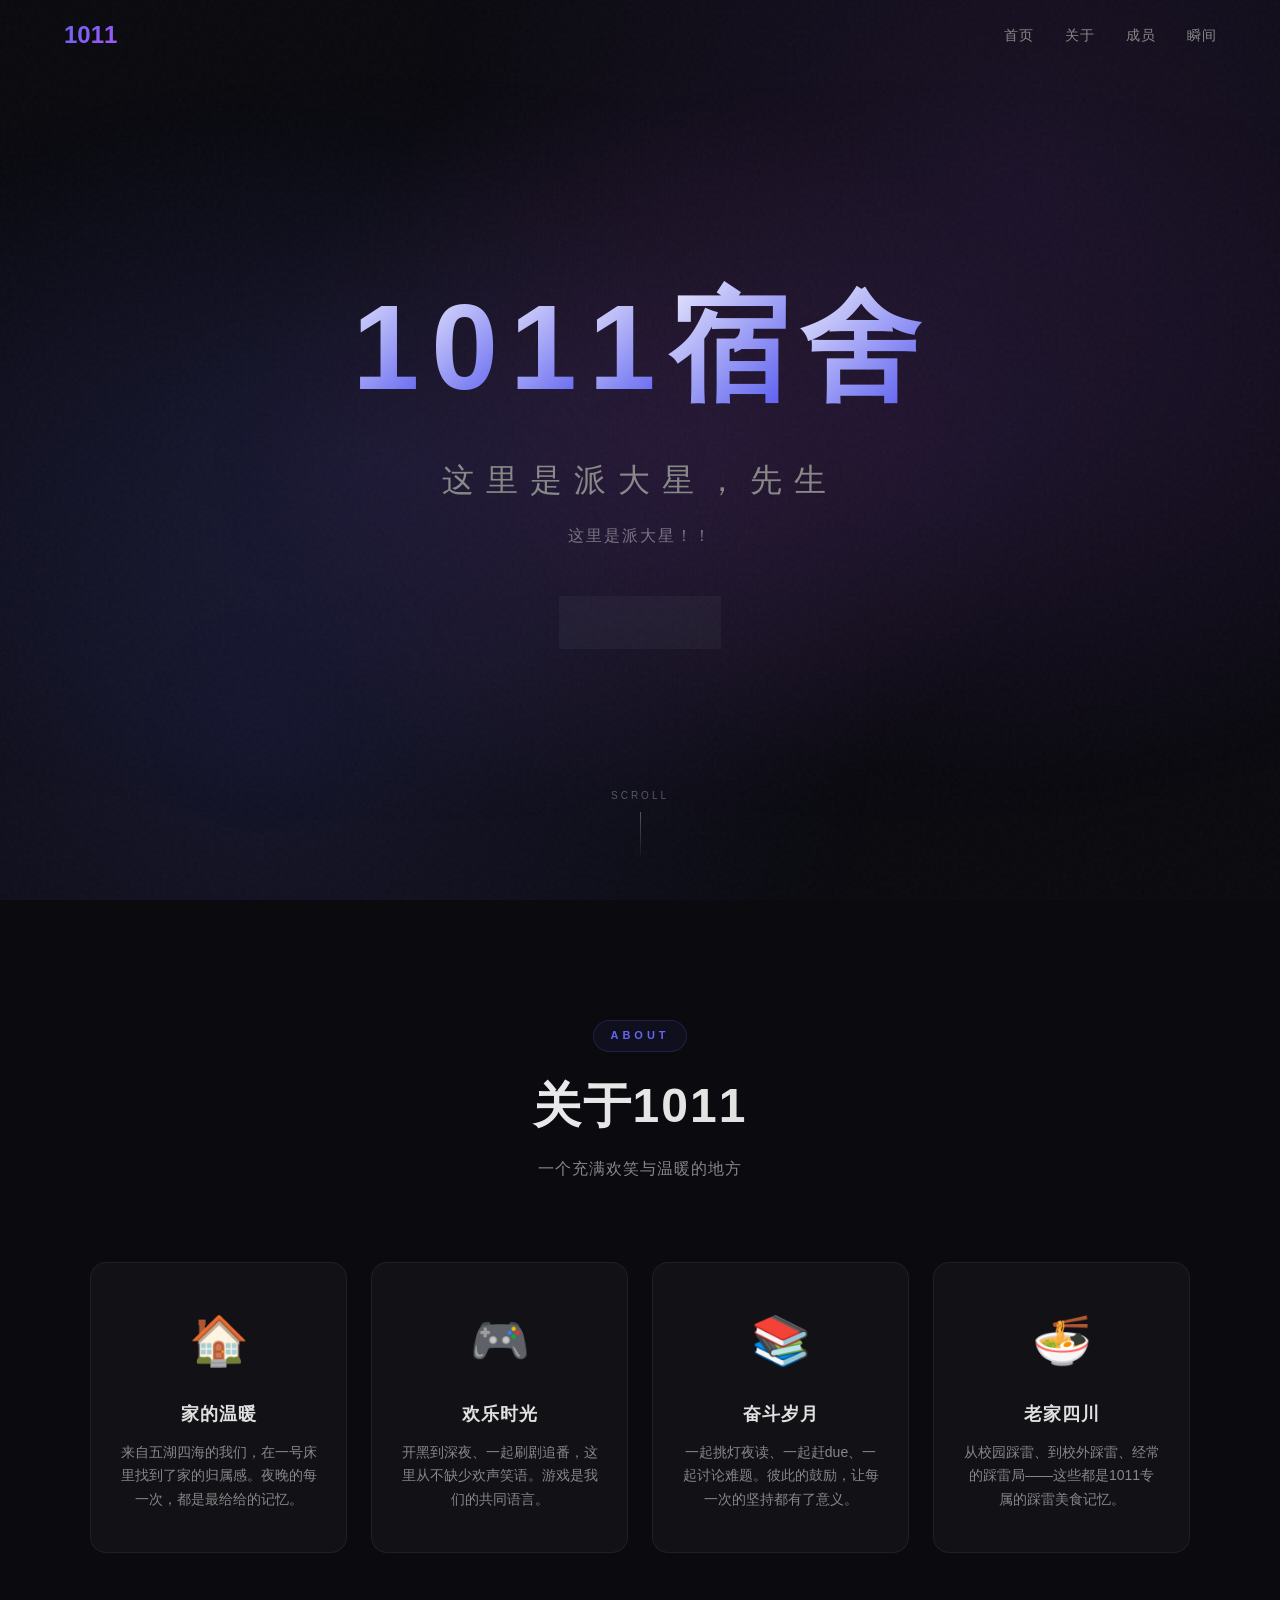
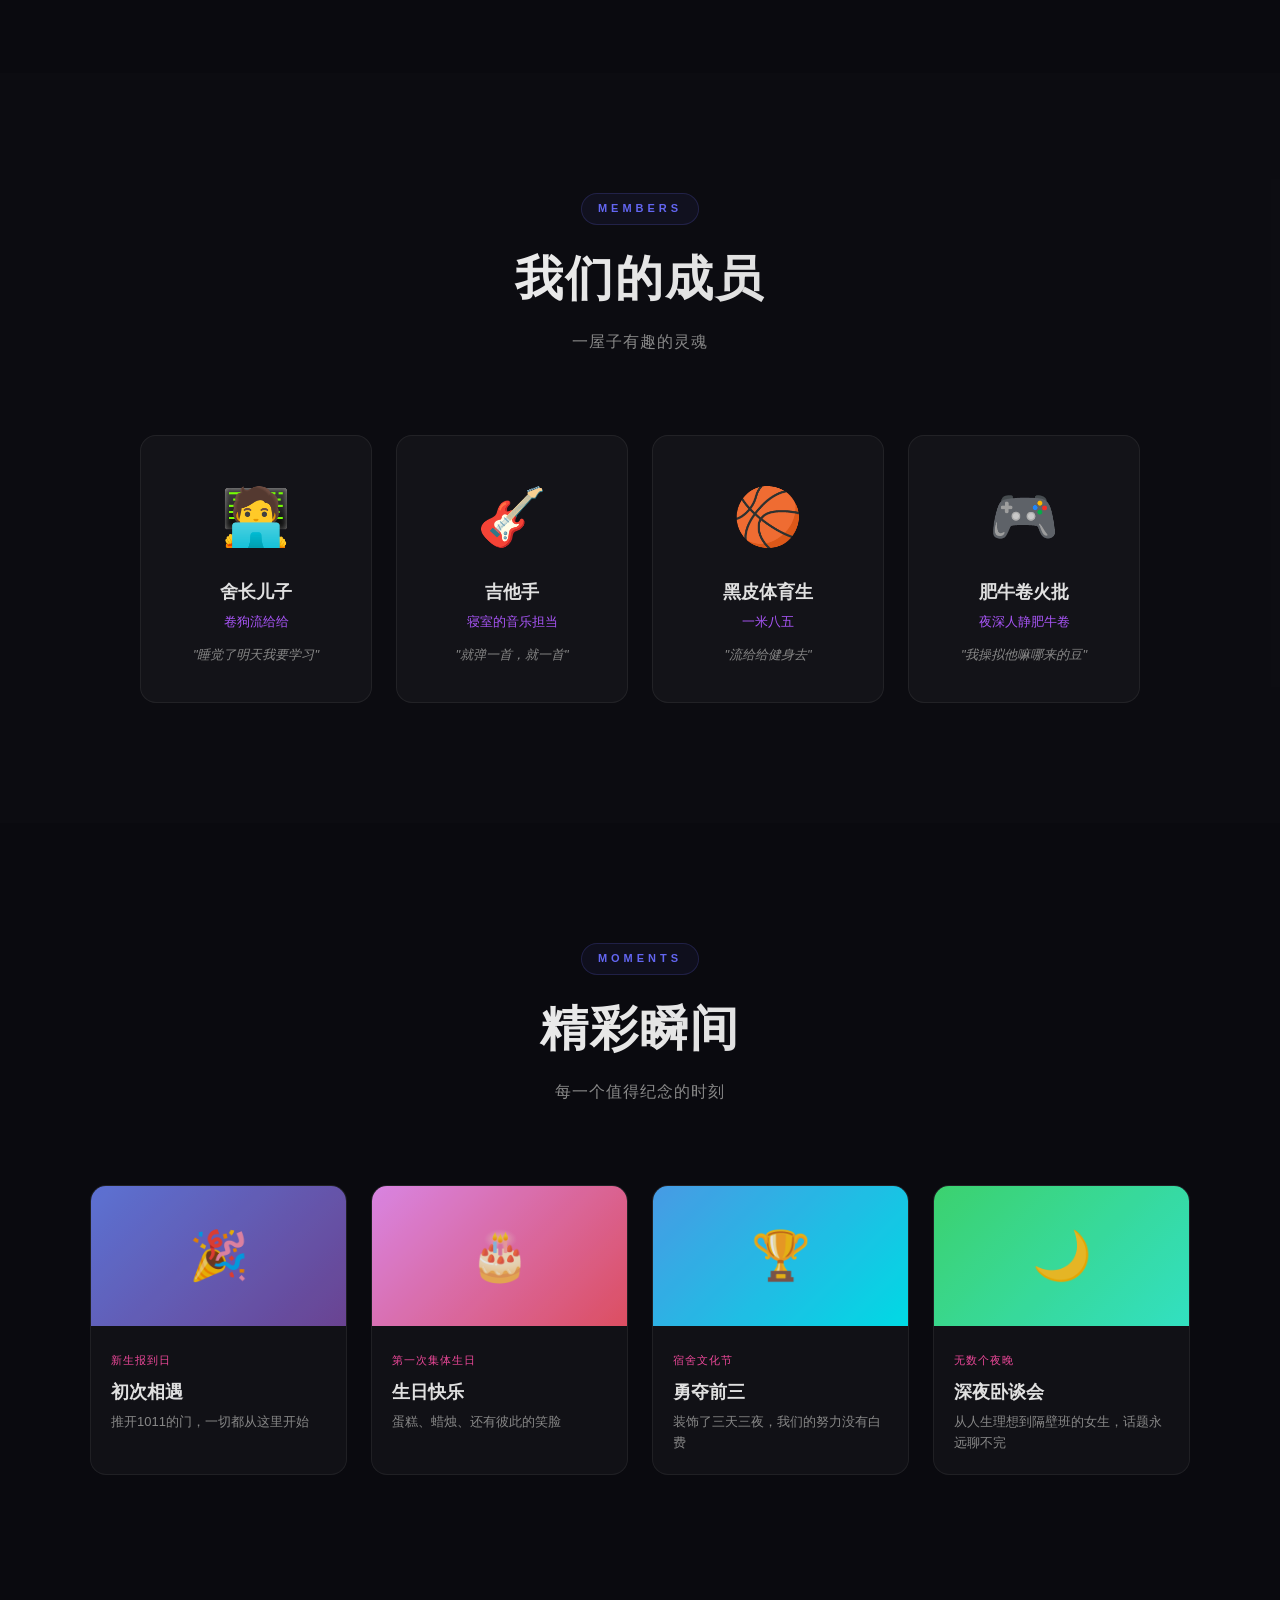
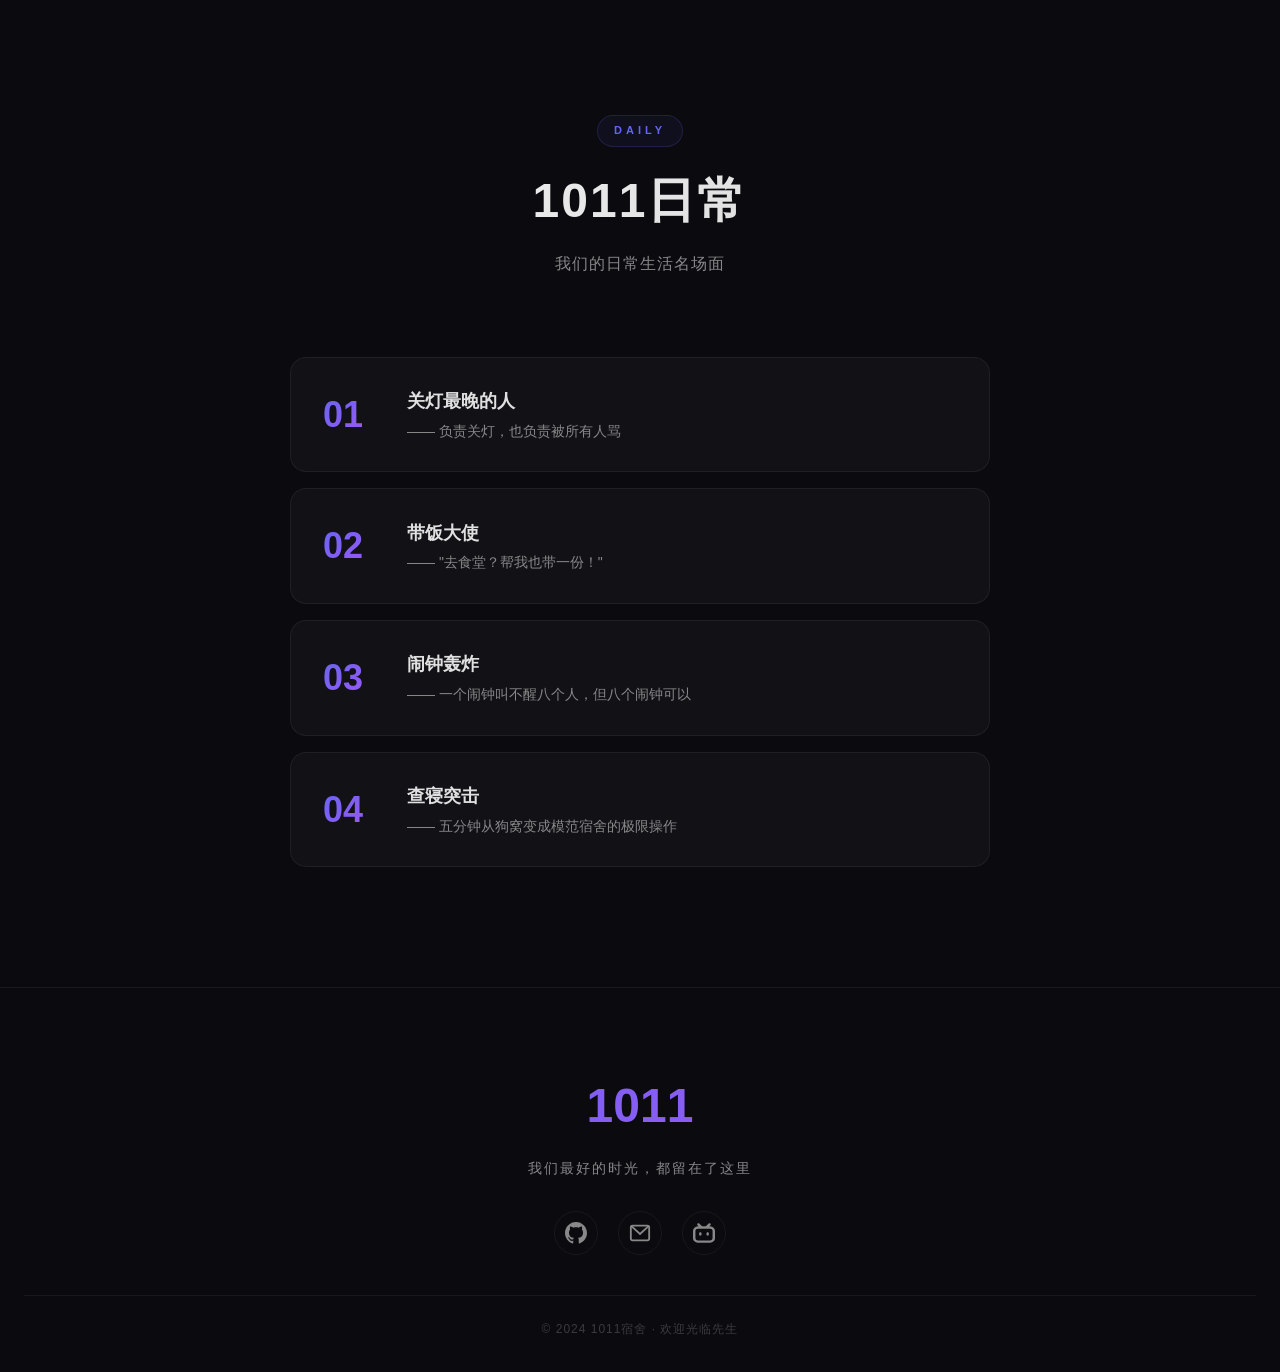
<file: index.html>
<!DOCTYPE html>
<html lang="zh-CN">
<head>
  <meta charset="UTF-8">
  <meta name="viewport" content="width=device-width, initial-scale=1.0">
  <title>1011宿舍</title>
  <link rel="stylesheet" href="styles.css">
</head>
<body>
  <!-- 导航栏 -->
  <nav class="nav" id="nav">
    <div class="nav-inner">
      <span class="nav-logo">1011</span>
      <div class="nav-links">
        <a href="#hero">首页</a>
        <a href="#about">关于</a>
        <a href="#members">成员</a>
        <a href="#moments">瞬间</a>
      </div>
    </div>
  </nav>

  <!-- 主视觉区 -->
  <section class="hero" id="hero">
    <div class="hero-bg"></div>
    <div class="hero-content">
      <h1 class="hero-title">
        <span class="char" style="--i:0">1</span>
        <span class="char" style="--i:1">0</span>
        <span class="char" style="--i:2">1</span>
        <span class="char" style="--i:3">1</span>
        <span class="char" style="--i:4">宿</span>
        <span class="char" style="--i:5">舍</span>
      </h1>
      <p class="hero-subtitle">这里是派大星，先生</p>
      <p class="hero-desc">这里是派大星！！</p>
      <a href="#about" class="hero-btn">
        <span>探索更多</span>
        <svg width="20" height="20" viewBox="0 0 24 24" fill="none" stroke="currentColor" stroke-width="2">
          <path d="M19 9l-7 7-7-7"/>
        </svg>
      </a>
    </div>
    <div class="hero-scroll-indicator">
      <span>SCROLL</span>
      <div class="scroll-line"></div>
    </div>
  </section>

  <!-- 关于我们 -->
  <section class="about" id="about">
    <div class="section-header fade-in">
      <span class="section-tag">ABOUT</span>
      <h2>关于1011</h2>
      <p class="section-desc">一个充满欢笑与温暖的地方</p>
    </div>
    <div class="about-grid">
      <div class="about-card fade-in stagger-1">
        <div class="card-icon">🏠</div>
        <h3 class="title-tooltip">家的温暖
      <span class="tooltip-box">
        <div class="tooltip-title">宝藏</div>
        <div class="tooltip-text">十元一次</div>
      </span>
     </h3>
        <p>来自五湖四海的我们，在一号床里找到了家的归属感。夜晚的每一次，都是最给给的记忆。</p>
      </div>
      <div class="about-card fade-in stagger-2">
        <div class="card-icon">🎮</div>
        <h3>欢乐时光</h3>
        <p>开黑到深夜、一起刷剧追番，这里从不缺少欢声笑语。游戏是我们的共同语言。</p>
      </div>
      <div class="about-card fade-in stagger-3">
        <div class="card-icon">📚</div>
        <h3>奋斗岁月</h3>
        <p>一起挑灯夜读、一起赶due、一起讨论难题。彼此的鼓励，让每一次的坚持都有了意义。</p>
      </div>
      <div class="about-card fade-in stagger-4">
        <div class="card-icon">🍜</div>
        <h3 class="title-tooltip">老家四川
        <span class="tooltip-box">
        <div class="tooltip-title">宝藏</div>
        <div class="tooltip-text">成都必吃榜一</div>
      </span>
     </h3>
        <p>从校园踩雷、到校外踩雷、经常的踩雷局——这些都是1011专属的踩雷美食记忆。</p>
      </div>
    </div>
  </section>

  <!-- 成员展示 -->
  <section class="members" id="members">
    <div class="section-header fade-in">
      <span class="section-tag">MEMBERS</span>
      <h2>我们的成员</h2>
      <p class="section-desc">一屋子有趣的灵魂</p>
    </div>
    <div class="members-grid">
      <div class="member-card fade-in stagger-1">
        <div class="member-avatar">🧑‍💻</div>
        <h3>舍长儿子</h3>
        <p class="member-role">卷狗流给给</p>
        <p class="member-motto">"睡觉了明天我要学习"</p>
      </div>
      <div class="member-card fade-in stagger-2">
        <div class="member-avatar">🎸</div>
        <h3>吉他手</h3>
        <p class="member-role">寝室的音乐担当</p>
        <p class="member-motto">"就弹一首，就一首"</p>
      </div>
      <div class="member-card fade-in stagger-3">
        <div class="member-avatar">🏀</div>
        <h3>黑皮体育生</h3>
        <p class="member-role">一米八五</p>
        <p class="member-motto">"流给给健身去"</p>
      </div>
      <div class="member-card fade-in stagger-4">
        <div class="member-avatar">🎮</div>
        <h3>肥牛卷火批</h3>
        <p class="member-role">夜深人静肥牛卷</p>
        <p class="member-motto">"我操拟他嘛哪来的豆"</p>
      </div>
    </div>
  </section>

  <!-- 精彩瞬间 -->
  <section class="moments" id="moments">
    <div class="section-header fade-in">
      <span class="section-tag">MOMENTS</span>
      <h2>精彩瞬间</h2>
      <p class="section-desc">每一个值得纪念的时刻</p>
    </div>
    <div class="moments-grid">
      <div class="moment-card fade-in stagger-1">
        <div class="moment-img" style="background: linear-gradient(135deg, #667eea, #764ba2);">
          <span>🎉</span>
        </div>
        <div class="moment-info">
          <span class="moment-date">新生报到日</span>
          <h4>初次相遇</h4>
          <p>推开1011的门，一切都从这里开始</p>
        </div>
      </div>
      <div class="moment-card fade-in stagger-2">
        <div class="moment-img" style="background: linear-gradient(135deg, #f093fb, #f5576c);">
          <span>🎂</span>
        </div>
        <div class="moment-info">
          <span class="moment-date">第一次集体生日</span>
          <h4>生日快乐</h4>
          <p>蛋糕、蜡烛、还有彼此的笑脸</p>
        </div>
      </div>
      <div class="moment-card fade-in stagger-3">
        <div class="moment-img" style="background: linear-gradient(135deg, #4facfe, #00f2fe);">
          <span>🏆</span>
        </div>
        <div class="moment-info">
          <span class="moment-date">宿舍文化节</span>
          <h4>勇夺前三</h4>
          <p>装饰了三天三夜，我们的努力没有白费</p>
        </div>
      </div>
      <div class="moment-card fade-in stagger-4">
        <div class="moment-img" style="background: linear-gradient(135deg, #43e97b, #38f9d7);">
          <span>🌙</span>
        </div>
        <div class="moment-info">
          <span class="moment-date">无数个夜晚</span>
          <h4>深夜卧谈会</h4>
          <p>从人生理想到隔壁班的女生，话题永远聊不完</p>
        </div>
      </div>
    </div>
  </section>

  <!-- 日常栏目 -->
  <section class="daily" id="daily">
    <div class="section-header fade-in">
      <span class="section-tag">DAILY</span>
      <h2>1011日常</h2>
      <p class="section-desc">我们的日常生活名场面</p>
    </div>
    <div class="daily-list">
      <div class="daily-item fade-in">
        <div class="daily-num">01</div>
        <div class="daily-text">
          <h4>关灯最晚的人</h4>
          <p>—— 负责关灯，也负责被所有人骂</p>
        </div>
      </div>
      <div class="daily-item fade-in">
        <div class="daily-num">02</div>
        <div class="daily-text">
          <h4>带饭大使</h4>
          <p>—— "去食堂？帮我也带一份！"</p>
        </div>
      </div>
      <div class="daily-item fade-in">
        <div class="daily-num">03</div>
        <div class="daily-text">
          <h4>闹钟轰炸</h4>
          <p>—— 一个闹钟叫不醒八个人，但八个闹钟可以</p>
        </div>
      </div>
      <div class="daily-item fade-in">
        <div class="daily-num">04</div>
        <div class="daily-text">
          <h4>查寝突击</h4>
          <p>—— 五分钟从狗窝变成模范宿舍的极限操作</p>
        </div>
      </div>
    </div>
  </section>

  <!-- 页脚 -->
  <footer class="footer">
    <div class="footer-main">
      <h2 class="footer-logo">1011</h2>
      <p class="footer-desc">我们最好的时光，都留在了这里</p>
      <div class="footer-social">
        <a href="#" class="social-link" title="GitHub">
          <svg width="22" height="22" viewBox="0 0 24 24" fill="currentColor"><path d="M12 0c-6.626 0-12 5.373-12 12 0 5.302 3.438 9.8 8.207 11.387.599.111.793-.261.793-.577v-2.234c-3.338.726-4.033-1.416-4.033-1.416-.546-1.387-1.333-1.756-1.333-1.756-1.089-.745.083-.729.083-.729 1.205.084 1.839 1.237 1.839 1.237 1.07 1.834 2.807 1.304 3.492.997.107-.775.418-1.305.762-1.604-2.665-.305-5.467-1.334-5.467-5.931 0-1.311.469-2.381 1.236-3.221-.124-.303-.535-1.524.117-3.176 0 0 1.008-.322 3.301 1.23.957-.266 1.983-.399 3.003-.404 1.02.005 2.047.138 3.006.404 2.291-1.552 3.297-1.23 3.297-1.23.653 1.653.242 2.874.118 3.176.77.84 1.235 1.911 1.235 3.221 0 4.609-2.807 5.624-5.479 5.921.43.372.823 1.102.823 2.222v3.293c0 .319.192.694.801.576 4.765-1.589 8.199-6.086 8.199-11.386 0-6.627-5.373-12-12-12z"/></svg>
        </a>
        <a href="#" class="social-link" title="Email">
          <svg width="22" height="22" viewBox="0 0 24 24" fill="none" stroke="currentColor" stroke-width="2"><rect x="2" y="4" width="20" height="16" rx="2"/><path d="M22 4L12 13 2 4"/></svg>
        </a>
        <a href="#" class="social-link" title="Bilibili">
          <svg width="22" height="22" viewBox="0 0 24 24" fill="currentColor"><path d="M17.813 4.653h.854c1.51.054 2.769.578 3.773 1.574 1.004.995 1.524 2.249 1.56 3.76v7.36c-.036 1.51-.556 2.769-1.56 3.773s-2.262 1.524-3.773 1.56H5.333c-1.51-.036-2.769-.556-3.773-1.56S.036 18.858 0 17.347v-7.36c.036-1.511.556-2.765 1.56-3.76 1.004-.996 2.262-1.52 3.773-1.574h.774l-1.174-1.12a1.234 1.234 0 01-.373-.906c0-.356.124-.658.373-.907l.027-.027c.267-.249.573-.373.92-.373.347 0 .653.124.92.373L9.653 4.44c.071.071.134.142.187.213h4.267a.836.836 0 01.16-.213l2.853-2.747c.267-.249.573-.373.92-.373.347 0 .662.151.929.4.267.249.391.551.391.907 0 .355-.124.657-.373.906zM5.333 7.24c-.746.018-1.373.276-1.88.773-.506.498-.769 1.13-.786 1.894v7.52c.017.764.28 1.395.786 1.893.507.498 1.134.756 1.88.773h13.334c.746-.017 1.373-.275 1.88-.773.506-.498.769-1.129.786-1.893v-7.52c-.017-.765-.28-1.396-.786-1.894-.507-.497-1.134-.755-1.88-.773zM8 11.107c.373 0 .684.124.933.373.25.249.383.569.4.96v1.173c-.017.391-.15.711-.4.96-.249.25-.56.374-.933.374s-.684-.125-.933-.374c-.25-.249-.383-.569-.4-.96V12.44c0-.373.129-.689.386-.947.258-.257.574-.386.947-.386zm8 0c.373 0 .684.124.933.373.25.249.383.569.4.96v1.173c-.017.391-.15.711-.4.96-.249.25-.56.374-.933.374s-.684-.125-.933-.374c-.25-.249-.383-.569-.4-.96V12.44c.017-.391.15-.711.4-.96.249-.249.56-.373.933-.373z"/></svg>
        </a>
      </div>
    </div>
    <div class="footer-bottom">
      <p>&copy; 2024 1011宿舍 · 欢迎光临先生</p>
    </div>
  </footer>

  <script src="script.js"></script>
</body>
</html>
</file>
<file: styles.css>
/* ===== Base ===== */
:root {
  --bg: #0a0a0f;
  --bg-card: rgba(255, 255, 255, 0.03);
  --text: #e0e0e0;
  --text-dim: #888;
  --accent: #6366f1;
  --accent2: #a855f7;
  --accent3: #ec4899;
  --border: rgba(255, 255, 255, 0.06);
  --radius: 16px;
}

* {
  margin: 0;
  padding: 0;
  box-sizing: border-box;
}

html {
  scroll-behavior: smooth;
}

body {
  font-family: -apple-system, BlinkMacSystemFont, "Segoe UI", "PingFang SC",
    "Hiragino Sans GB", "Microsoft YaHei", "Helvetica Neue", Helvetica, Arial,
    sans-serif;
  background: var(--bg);
  color: var(--text);
  overflow-x: hidden;
  line-height: 1.6;
}

/* ===== Noise overlay ===== */
body::before {
  content: "";
  position: fixed;
  inset: 0;
  opacity: 0.03;
  background-image: url("data:image/svg+xml,%3Csvg viewBox='0 0 256 256' xmlns='http://www.w3.org/2000/svg'%3E%3Cfilter id='noise'%3E%3CfeTurbulence type='fractalNoise' baseFrequency='0.9' numOctaves='4' stitchTiles='stitch'/%3E%3C/filter%3E%3Crect width='100%25' height='100%25' filter='url(%23noise)' opacity='1'/%3E%3C/svg%3E");
  pointer-events: none;
  z-index: 9999;
}

/* ===== Gradient orbs ===== */
body::after {
  content: "";
  position: fixed;
  inset: 0;
  pointer-events: none;
  z-index: -1;
  background:
    radial-gradient(
      circle at 20% 80%,
      rgba(99, 102, 241, 0.12) 0%,
      transparent 50%
    ),
    radial-gradient(
      circle at 80% 20%,
      rgba(168, 85, 247, 0.10) 0%,
      transparent 50%
    ),
    radial-gradient(
      circle at 50% 50%,
      rgba(236, 72, 153, 0.06) 0%,
      transparent 50%
    );
}

/* ===== Nav ===== */
.nav {
  position: fixed;
  top: 0;
  left: 0;
  right: 0;
  z-index: 1000;
  padding: 16px 0;
  transition: background 0.3s, backdrop-filter 0.3s, padding 0.3s;
}

.nav.scrolled {
  background: rgba(10, 10, 15, 0.72);
  backdrop-filter: blur(16px);
  -webkit-backdrop-filter: blur(16px);
  border-bottom: 1px solid var(--border);
  padding: 10px 0;
}

.nav-inner {
  max-width: 1200px;
  margin: 0 auto;
  padding: 0 24px;
  display: flex;
  justify-content: space-between;
  align-items: center;
}

.nav-logo {
  font-size: 24px;
  font-weight: 800;
  background: linear-gradient(135deg, var(--accent), var(--accent2));
  -webkit-background-clip: text;
  -webkit-text-fill-color: transparent;
  background-clip: text;
}

.nav-links {
  display: flex;
  gap: 32px;
  list-style: none;
}

.nav-links a {
  color: var(--text-dim);
  text-decoration: none;
  font-size: 14px;
  font-weight: 500;
  letter-spacing: 0.5px;
  transition: color 0.3s;
  position: relative;
}

.nav-links a::after {
  content: "";
  position: absolute;
  bottom: -4px;
  left: 0;
  width: 0;
  height: 2px;
  background: linear-gradient(90deg, var(--accent), var(--accent2));
  border-radius: 1px;
  transition: width 0.3s;
}

.nav-links a:hover {
  color: #fff;
}

.nav-links a:hover::after {
  width: 100%;
}

/* ===== Hero ===== */
.hero {
  height: 100vh;
  display: flex;
  flex-direction: column;
  justify-content: center;
  align-items: center;
  position: relative;
  overflow: hidden;
}

.hero-bg {
  position: absolute;
  inset: 0;
  background:
    radial-gradient(
      ellipse at 30% 50%,
      rgba(99, 102, 241, 0.08) 0%,
      transparent 60%
    ),
    radial-gradient(
      ellipse at 70% 50%,
      rgba(168, 85, 247, 0.06) 0%,
      transparent 60%
    );
}

.hero-content {
  text-align: center;
  position: relative;
  z-index: 1;
  padding: 0 24px;
}

.hero-title {
  font-size: clamp(56px, 10vw, 120px);
  font-weight: 900;
  letter-spacing: 8px;
  margin-bottom: 12px;
  display: flex;
  justify-content: center;
  gap: 4px;
}

.hero-title .char {
  display: inline-block;
  background: linear-gradient(
    135deg,
    #fff 0%,
    var(--accent) 40%,
    var(--accent2) 70%,
    #fff 100%
  );
  background-size: 200% 200%;
  -webkit-background-clip: text;
  -webkit-text-fill-color: transparent;
  background-clip: text;
  animation: shimmer 3s ease-in-out infinite,
    floatChar 6s ease-in-out infinite;
  animation-delay: calc(var(--i) * 0.12s);
  opacity: 0;
  transform: translateY(40px);
  animation-fill-mode: forwards;
}

@keyframes shimmer {
  0%,
  100% {
    background-position: 0% 50%;
  }
  50% {
    background-position: 100% 50%;
  }
}

@keyframes floatChar {
  0%,
  100% {
    transform: translateY(0);
  }
  50% {
    transform: translateY(-8px);
  }
}

.hero-title .char {
  animation: shimmer 3s ease-in-out infinite,
    floatChar 6s ease-in-out infinite,
    fadeInUp 0.8s ease-out forwards;
}

@keyframes fadeInUp {
  to {
    opacity: 1;
    transform: translateY(0);
  }
}

.hero-subtitle {
  font-size: clamp(20px, 3vw, 32px);
  font-weight: 300;
  color: var(--text-dim);
  letter-spacing: 12px;
  margin-bottom: 16px;
  opacity: 0;
  transform: translateY(20px);
  animation: fadeInUp 0.8s ease-out 0.8s forwards;
}

.hero-desc {
  font-size: 16px;
  color: rgba(255, 255, 255, 0.4);
  letter-spacing: 2px;
  margin-bottom: 48px;
  opacity: 0;
  transform: translateY(20px);
  animation: fadeInUp 0.8s ease-out 1s forwards;
}

.hero-btn {
  display: inline-flex;
  align-items: center;
  gap: 8px;
  padding: 14px 36px;
  background: rgba(255, 255, 255, 0.04);
  border: 1px solid rgba(255, 255, 255, 0.1);
  color: #fff;
  border-radius: 100px;
  font-size: 14px;
  font-weight: 500;
  letter-spacing: 1px;
  cursor: pointer;
  text-decoration: none;
  transition: all 0.4s;
  backdrop-filter: blur(8px);
  opacity: 0;
  transform: translateY(20px);
  animation: fadeInUp 0.8s ease-out 1.2s forwards;
}

.hero-btn:hover {
  background: rgba(255, 255, 255, 0.08);
  border-color: rgba(255, 255, 255, 0.2);
  transform: translateY(-2px);
  box-shadow: 0 8px 32px rgba(99, 102, 241, 0.2);
}

.hero-btn svg {
  transition: transform 0.3s;
}

.hero-btn:hover svg {
  transform: translateY(2px);
}

/* Hero scroll indicator */
.hero-scroll-indicator {
  position: absolute;
  bottom: 40px;
  display: flex;
  flex-direction: column;
  align-items: center;
  gap: 8px;
  opacity: 0;
  animation: fadeInUp 0.8s ease-out 1.4s forwards;
}

.hero-scroll-indicator span {
  font-size: 10px;
  letter-spacing: 3px;
  color: rgba(255, 255, 255, 0.3);
}

.scroll-line {
  width: 1px;
  height: 48px;
  background: linear-gradient(
    to bottom,
    rgba(255, 255, 255, 0.3),
    transparent
  );
  animation: scrollPulse 2s ease-in-out infinite;
}

@keyframes scrollPulse {
  0%,
  100% {
    opacity: 0.3;
    transform: scaleY(1);
  }
  50% {
    opacity: 1;
    transform: scaleY(1.3);
  }
}

/* ===== Section Common ===== */
section {
  padding: 120px 24px;
  position: relative;
}

.section-header {
  text-align: center;
  margin-bottom: 80px;
}

.section-tag {
  display: inline-block;
  font-size: 11px;
  font-weight: 600;
  letter-spacing: 4px;
  color: var(--accent);
  margin-bottom: 16px;
  padding: 6px 16px;
  border: 1px solid rgba(99, 102, 241, 0.2);
  border-radius: 100px;
  background: rgba(99, 102, 241, 0.06);
}

.section-header h2 {
  font-size: clamp(32px, 5vw, 48px);
  font-weight: 800;
  letter-spacing: 2px;
  margin-bottom: 12px;
  background: linear-gradient(135deg, #fff, #ccc);
  -webkit-background-clip: text;
  -webkit-text-fill-color: transparent;
  background-clip: text;
}

.section-desc {
  color: var(--text-dim);
  font-size: 16px;
  letter-spacing: 1px;
}

/* ===== About Cards ===== */
.about-grid {
  max-width: 1100px;
  margin: 0 auto;
  display: grid;
  grid-template-columns: repeat(auto-fit, minmax(240px, 1fr));
  gap: 24px;
}

.about-card {
  background: var(--bg-card);
  border: 1px solid var(--border);
  border-radius: var(--radius);
  padding: 40px 28px;
  text-align: center;
  transition: all 0.4s;
  position: relative;
  overflow: hidden;
}

.about-card::before {
  content: "";
  position: absolute;
  inset: 0;
  background: radial-gradient(
    600px circle at var(--mouse-x, 50%) var(--mouse-y, 50%),
    rgba(99, 102, 241, 0.08),
    transparent 40%
  );
  opacity: 0;
  transition: opacity 0.4s;
}

.about-card:hover::before {
  opacity: 1;
}

.about-card:hover {
  border-color: rgba(99, 102, 241, 0.3);
  transform: translateY(-4px);
  box-shadow: 0 20px 60px rgba(0, 0, 0, 0.3);
}

.card-icon {
  font-size: 48px;
  margin-bottom: 20px;
  display: block;
  transform: translateY(0);
  transition: transform 0.4s;
}

.about-card:hover .card-icon {
  transform: translateY(-6px);
}

.about-card h3 {
  font-size: 18px;
  font-weight: 700;
  margin-bottom: 12px;
  letter-spacing: 1px;
}

.about-card p {
  font-size: 14px;
  color: var(--text-dim);
  line-height: 1.7;
}

/* ===== Members ===== */
.members {
  background: rgba(255, 255, 255, 0.01);
}

.members-grid {
  max-width: 1000px;
  margin: 0 auto;
  display: grid;
  grid-template-columns: repeat(auto-fit, minmax(200px, 1fr));
  gap: 24px;
}

.member-card {
  background: var(--bg-card);
  border: 1px solid var(--border);
  border-radius: var(--radius);
  padding: 36px 24px;
  text-align: center;
  transition: all 0.4s;
}

.member-card:hover {
  border-color: rgba(168, 85, 247, 0.3);
  transform: translateY(-4px);
  box-shadow: 0 20px 60px rgba(0, 0, 0, 0.3);
}

.member-avatar {
  font-size: 56px;
  margin-bottom: 16px;
  display: block;
}

.member-card h3 {
  font-size: 18px;
  font-weight: 700;
  margin-bottom: 6px;
}

.member-role {
  font-size: 13px;
  color: var(--accent2);
  margin-bottom: 12px;
}

.member-motto {
  font-size: 13px;
  color: var(--text-dim);
  font-style: italic;
}

/* ===== Moments ===== */
.moments-grid {
  max-width: 1100px;
  margin: 0 auto;
  display: grid;
  grid-template-columns: repeat(auto-fit, minmax(240px, 1fr));
  gap: 24px;
}

.moment-card {
  background: var(--bg-card);
  border: 1px solid var(--border);
  border-radius: var(--radius);
  overflow: hidden;
  transition: all 0.4s;
}

.moment-card:hover {
  border-color: rgba(236, 72, 153, 0.3);
  transform: translateY(-4px);
  box-shadow: 0 20px 60px rgba(0, 0, 0, 0.3);
}

.moment-img {
  height: 140px;
  display: flex;
  align-items: center;
  justify-content: center;
  font-size: 48px;
  position: relative;
  overflow: hidden;
}

.moment-img::after {
  content: "";
  position: absolute;
  inset: 0;
  background: rgba(0, 0, 0, 0.1);
}

.moment-info {
  padding: 20px;
}

.moment-date {
  font-size: 11px;
  color: var(--accent3);
  letter-spacing: 1px;
  text-transform: uppercase;
}

.moment-info h4 {
  font-size: 18px;
  font-weight: 700;
  margin: 6px 0;
}

.moment-info p {
  font-size: 13px;
  color: var(--text-dim);
  line-height: 1.6;
}

/* ===== Daily ===== */
.daily-list {
  max-width: 700px;
  margin: 0 auto;
  display: flex;
  flex-direction: column;
  gap: 16px;
}

.daily-item {
  display: flex;
  align-items: center;
  gap: 24px;
  padding: 28px 32px;
  background: var(--bg-card);
  border: 1px solid var(--border);
  border-radius: var(--radius);
  transition: all 0.4s;
}

.daily-item:hover {
  border-color: rgba(99, 102, 241, 0.3);
  transform: translateX(8px);
  background: rgba(255, 255, 255, 0.05);
}

.daily-num {
  font-size: 36px;
  font-weight: 900;
  background: linear-gradient(135deg, var(--accent), var(--accent2));
  -webkit-background-clip: text;
  -webkit-text-fill-color: transparent;
  background-clip: text;
  min-width: 60px;
}

.daily-text h4 {
  font-size: 18px;
  font-weight: 700;
  margin-bottom: 4px;
}

.daily-text p {
  font-size: 14px;
  color: var(--text-dim);
}

/* ===== Footer ===== */
.footer {
  padding: 80px 24px 32px;
  text-align: center;
  border-top: 1px solid var(--border);
}

.footer-logo {
  font-size: 48px;
  font-weight: 900;
  background: linear-gradient(135deg, var(--accent), var(--accent2));
  -webkit-background-clip: text;
  -webkit-text-fill-color: transparent;
  background-clip: text;
  margin-bottom: 12px;
}

.footer-desc {
  color: var(--text-dim);
  font-size: 14px;
  margin-bottom: 32px;
  letter-spacing: 2px;
}

.footer-social {
  display: flex;
  justify-content: center;
  gap: 20px;
  margin-bottom: 40px;
}

.social-link {
  width: 44px;
  height: 44px;
  display: flex;
  align-items: center;
  justify-content: center;
  border-radius: 50%;
  border: 1px solid var(--border);
  color: var(--text-dim);
  transition: all 0.3s;
}

.social-link:hover {
  color: #fff;
  border-color: rgba(255, 255, 255, 0.3);
  background: rgba(255, 255, 255, 0.05);
  transform: translateY(-2px);
}

.footer-bottom {
  padding-top: 24px;
  border-top: 1px solid var(--border);
}

.footer-bottom p {
  font-size: 12px;
  color: rgba(255, 255, 255, 0.2);
  letter-spacing: 1px;
}

/* ===== Scroll Animations ===== */
.fade-in {
  opacity: 0;
  transform: translateY(30px);
  transition: opacity 0.8s ease-out, transform 0.8s ease-out;
}

.fade-in.visible {
  opacity: 1;
  transform: translateY(0);
}

.stagger-1 {
  transition-delay: 0s;
}
.stagger-2 {
  transition-delay: 0.1s;
}
.stagger-3 {
  transition-delay: 0.2s;
}
.stagger-4 {
  transition-delay: 0.3s;
}

/* ===== Responsive ===== */
@media (max-width: 768px) {
  .nav-links {
    gap: 16px;
  }

  .nav-links a {
    font-size: 12px;
  }

  .hero-title {
    letter-spacing: 4px;
  }

  .hero-subtitle {
    letter-spacing: 6px;
  }

  section {
    padding: 80px 16px;
  }

  .about-grid,
  .members-grid,
  .moments-grid {
    grid-template-columns: 1fr;
  }

  .daily-item {
    padding: 20px 24px;
    gap: 16px;
  }

  .daily-num {
    font-size: 28px;
    min-width: 40px;
  }
}

@media (max-width: 480px) {
  .hero-title {
    letter-spacing: 2px;
  }

  .hero-subtitle {
    letter-spacing: 3px;
    font-size: 16px;
  }

  .nav-links {
    gap: 12px;
  }
}

.title-tooltip {
  position: relative;
  display: inline-block;
  cursor: pointer;
}

/* ===== 提示框主体 ===== */
.tooltip-box {
  position: absolute;
  left: 50%;
  top: 120%;
  transform: translateX(-50%) translateY(10px);

  min-width: 120px;
  padding: 10px 12px;

  background: rgba(255, 255, 255, 0.08);
  backdrop-filter: blur(10px);

  border: 1px solid rgba(255, 255, 255, 0.15);
  border-radius: 10px;

  color: #fff;
  font-size: 12px;

  opacity: 0;
  visibility: hidden;
  transition: 0.25s ease;

  pointer-events: none;

  box-shadow: 0 10px 30px rgba(0,0,0,0.4);
}

/* 标题 */
.tooltip-title {
  font-size: 11px;
  opacity: 0.7;
  margin-bottom: 4px;
}

/* 内容 */
.tooltip-text {
  font-size: 14px;
  font-weight: bold;
  color: #00ffcc;
}

/* hover 显示 */
.title-tooltip:hover .tooltip-box {
  opacity: 1;
  visibility: visible;
  transform: translateX(-50%) translateY(0);
}

/* hover 放大一点点标题（更有反馈） */
.title-tooltip:hover {
  transform: scale(1.02);
  transition: 0.2s ease;
}
</file>
